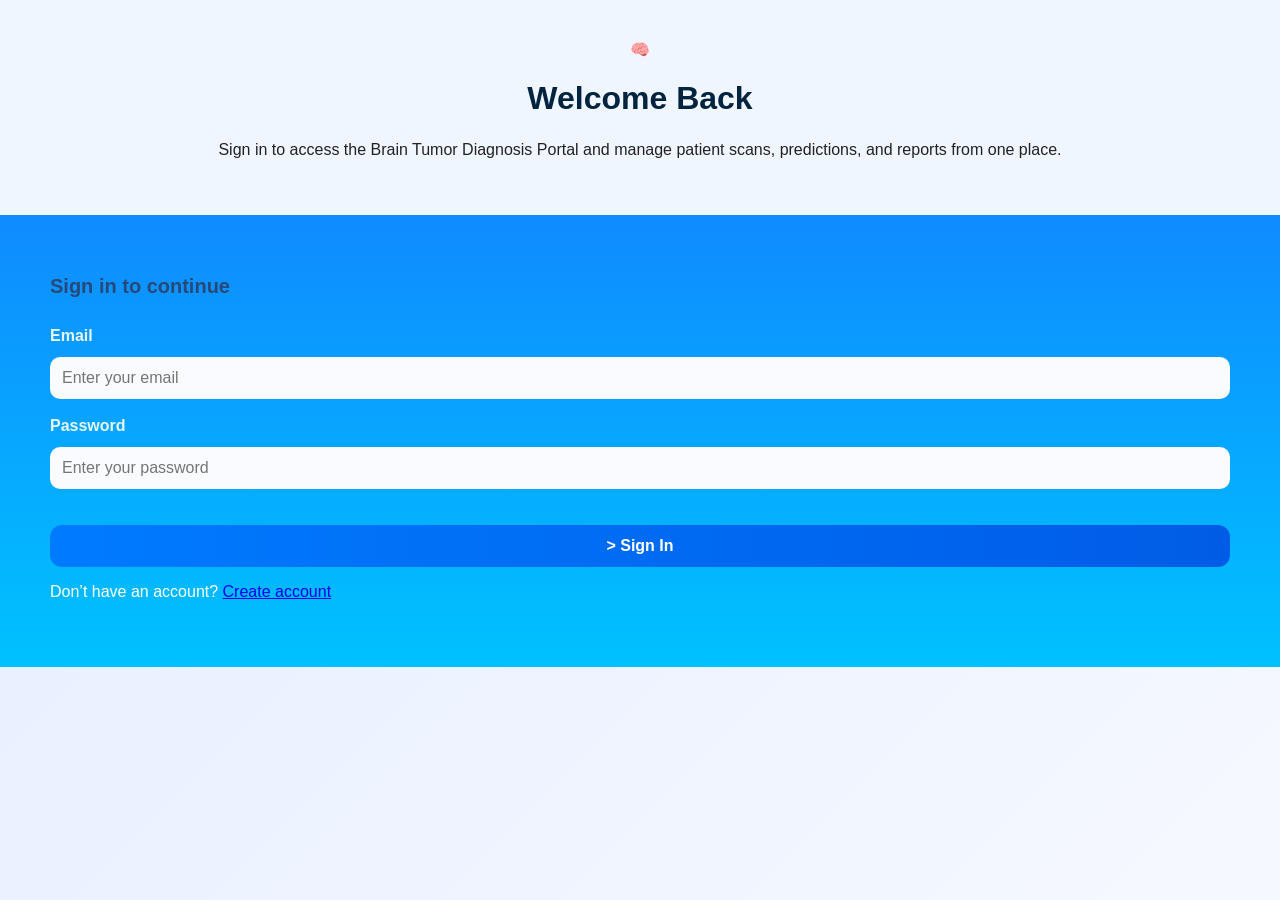
<file: web/index.html>
<!DOCTYPE html>
<html lang="en" data-page="dashboard">
<head>
  <meta charset="UTF-8">
  <title>Brain Tumor Diagnosis Portal</title>
  <link rel="stylesheet" href="style.css">
</head>

<body>
  <div class="hamburger" onclick="toggleMenu()">☰</div>

  <div id="sideMenu" class="side-menu">
    <a href="index.html" class="active">Dashboard</a>
    <a href="history.html">Patient History</a>
    <a href="#" id="logoutBtn" onclick="logout()">Logout</a>
  </div>

  <div class="center-wrapper">
    <div class="dashboard-card">
      <h1 class="title">Brain Tumor Diagnosis Portal</h1>

      <div class="form-section">
        <h2>Patient Information</h2>

        <div class="form-group">
          <label>Full Name</label>
          <input type="text" id="name" placeholder="Enter patient name">
        </div>

        <div class="form-group">
          <label>Age</label>
          <input type="number" id="age" placeholder="Enter age">
        </div>

        <div class="form-group">
          <label>Gender</label>
          <select id="gender">
            <option>Male</option>
            <option>Female</option>
          </select>
        </div>

        <div class="form-group">
          <label>Notes</label>
          <textarea id="notes" placeholder="Any symptoms or remarks..."></textarea>
        </div>

        <div class="form-group">
          <label>Upload MRI Image</label>
          <input type="file" id="imageUpload">
        </div>

        <button class="btn-primary" onclick="submitForm()">Submit & Predict</button>
      </div>

      <div class="prediction-section">
        <h2>AI Diagnosis</h2>
        <div id="loading" class="loading hidden">Analyzing MRI...</div>
        <div id="result" class="result-box">Awaiting prediction...</div>
      </div>
    </div>
  </div>

  <script src="app.js"></script>
  <script>
    function toggleMenu() {
      document.getElementById("sideMenu").classList.toggle("open");
    }

    document.addEventListener("DOMContentLoaded", () => {
      const token = localStorage.getItem("jwt");
      if (!token) {
        alert("Please login first.");
        window.location.href = "login.html";
      }
    });
  </script>
</body>
</html>
</file>
<file: web/style.css>
/* web/style.css - compact professional look */
:root{--bg:#f3f7ff;--card:#fff;--primary:#3478ff;--accent:#00c2ff;--text:#0b1220}
*{box-sizing:border-box}
body{font-family:Inter,Arial,sans-serif;background:var(--bg);color:var(--text);margin:0}
.center{max-width:1100px;margin:50px auto;padding:24px}
.auth-container{width:960px;height:540px;margin:40px auto;border-radius:20px;overflow:hidden;background:linear-gradient(90deg,#f0f6ff 50%,#0ea1ff 50%);box-shadow:0 12px 35px rgba(16,24,40,.08);display:flex}
.auth-left{flex:1;display:flex;flex-direction:column;align-items:center;justify-content:center;background:#f0f6ff;padding:40px}
.auth-right{flex:1;padding:50px;display:flex;flex-direction:column;justify-content:center;background:linear-gradient(180deg,#0f8bff,#00c2ff);color:#fff}
.auth-illustration{width:64%;max-width:280px}
.left-welcome{font-size:30px;font-weight:800;margin-top:20px;color:#222}
.auth-title{font-size:32px;font-weight:800;color:#02243f;margin-bottom:8px}
.auth-form label{display:block;margin-top:12px;color:rgba(255,255,255,.9);font-weight:600}
.auth-form input{width:100%;padding:12px;border-radius:10px;border:none;margin-top:6px;font-size:16px}
.btn-primary{background:linear-gradient(90deg,var(--primary),var(--accent));border:none;padding:12px;border-radius:10px;color:#fff;font-weight:700;margin-top:18px;cursor:pointer}
.left-welcome, .join {color:#222}
.container-grid{display:grid;grid-template-columns:1fr 1fr;gap:28px;max-width:1100px;margin:30px auto}
.card{background:#fff;border-radius:14px;padding:20px;box-shadow:0 8px 30px rgba(16,24,40,.06)}
.form-section label{font-weight:700;margin-top:10px}
.form-section input, .form-section select, .form-section textarea{width:100%;padding:10px;border-radius:10px;border:1px solid #e6eefc;margin-top:6px}
.preview-img{width:100%;border-radius:12px;background:#000;min-height:360px;object-fit:contain}
.result-box{background:linear-gradient(180deg,rgba(52,120,255,.06),transparent);padding:14px;border-radius:10px;margin-top:12px}
.table{width:100%;border-collapse:collapse}
.table th,.table td{padding:12px;border-bottom:1px solid #eef2ff;text-align:left}
@media(max-width:900px){.auth-container{width:95%;height:auto;flex-direction:column}.auth-left,.auth-right{width:100%}}

/* ======== Base ======== */
body {
  margin: 0;
  font-family: 'Inter', Arial, sans-serif;
  background: linear-gradient(135deg, #e9f0ff 0%, #f9fbff 100%);
  color: #222;
}

/* ======== Layout ======== */
.center-wrapper {
  display: flex;
  justify-content: center;
  align-items: flex-start;
  padding: 60px 0;
}

.dashboard-card {
  background: rgba(255, 255, 255, 0.8);
  backdrop-filter: blur(12px);
  box-shadow: 0 8px 30px rgba(0, 0, 0, 0.1);
  border-radius: 18px;
  padding: 40px;
  width: 700px;
  transition: all 0.3s ease-in-out;
}

.dashboard-card:hover {
  transform: translateY(-4px);
  box-shadow: 0 10px 35px rgba(0, 0, 0, 0.12);
}

/* ======== Typography ======== */
.title {
  text-align: center;
  font-size: 28px;
  font-weight: 700;
  margin-bottom: 30px;
  color: #19355c;
}

h2 {
  font-size: 20px;
  font-weight: 600;
  color: #27497a;
  margin-top: 10px;
}

/* ======== Form ======== */
.form-group {
  margin-bottom: 18px;
}

label {
  display: block;
  font-weight: 500;
  margin-bottom: 6px;
}

input, select, textarea {
  width: 100%;
  padding: 10px 12px;
  border: 1px solid #d0d8e4;
  border-radius: 10px;
  font-size: 15px;
  background: #f9fbff;
  outline: none;
  transition: border 0.2s ease;
}

input:focus, select:focus, textarea:focus {
  border-color: #4c8df5;
  background: #fff;
}

/* ======== Button ======== */
.btn-primary {
  width: 100%;
  background: linear-gradient(90deg, #007bff, #005ce6);
  color: white;
  font-weight: 600;
  border: none;
  border-radius: 12px;
  padding: 12px;
  cursor: pointer;
  font-size: 16px;
  transition: all 0.2s ease;
}

.btn-primary:hover {
  background: linear-gradient(90deg, #005ce6, #0048c4);
  transform: translateY(-1px);
}

/* ======== Prediction ======== */
.prediction-section {
  margin-top: 30px;
}

.loading {
  text-align: center;
  color: #555;
  font-weight: 500;
}

.hidden {
  display: none;
}

.result-box {
  background: #f7f9fc;
  border-radius: 12px;
  padding: 20px;
  text-align: center;
  margin-top: 10px;
  font-size: 18px;
  font-weight: 600;
}

.result-box.high {
  color: #2ea043;
}
.result-box.mid {
  color: #dba60c;
}
.result-box.low {
  color: #c73a3a;
}

/* ======== Sidebar ======== */
.hamburger {
  font-size: 22px;
  margin: 20px;
  cursor: pointer;
}

.side-menu {
  position: fixed;
  left: -200px;
  top: 0;
  height: 100%;
  width: 200px;
  background: #003366;
  color: white;
  padding-top: 60px;
  transition: 0.3s;
}

.side-menu.open {
  left: 0;
}

.side-menu a {
  display: block;
  color: white;
  padding: 12px 20px;
  text-decoration: none;
  font-weight: 500;
  transition: background 0.2s ease;
}

.side-menu a:hover,
.side-menu a.active {
  background: #0059b3;
}
</file>
